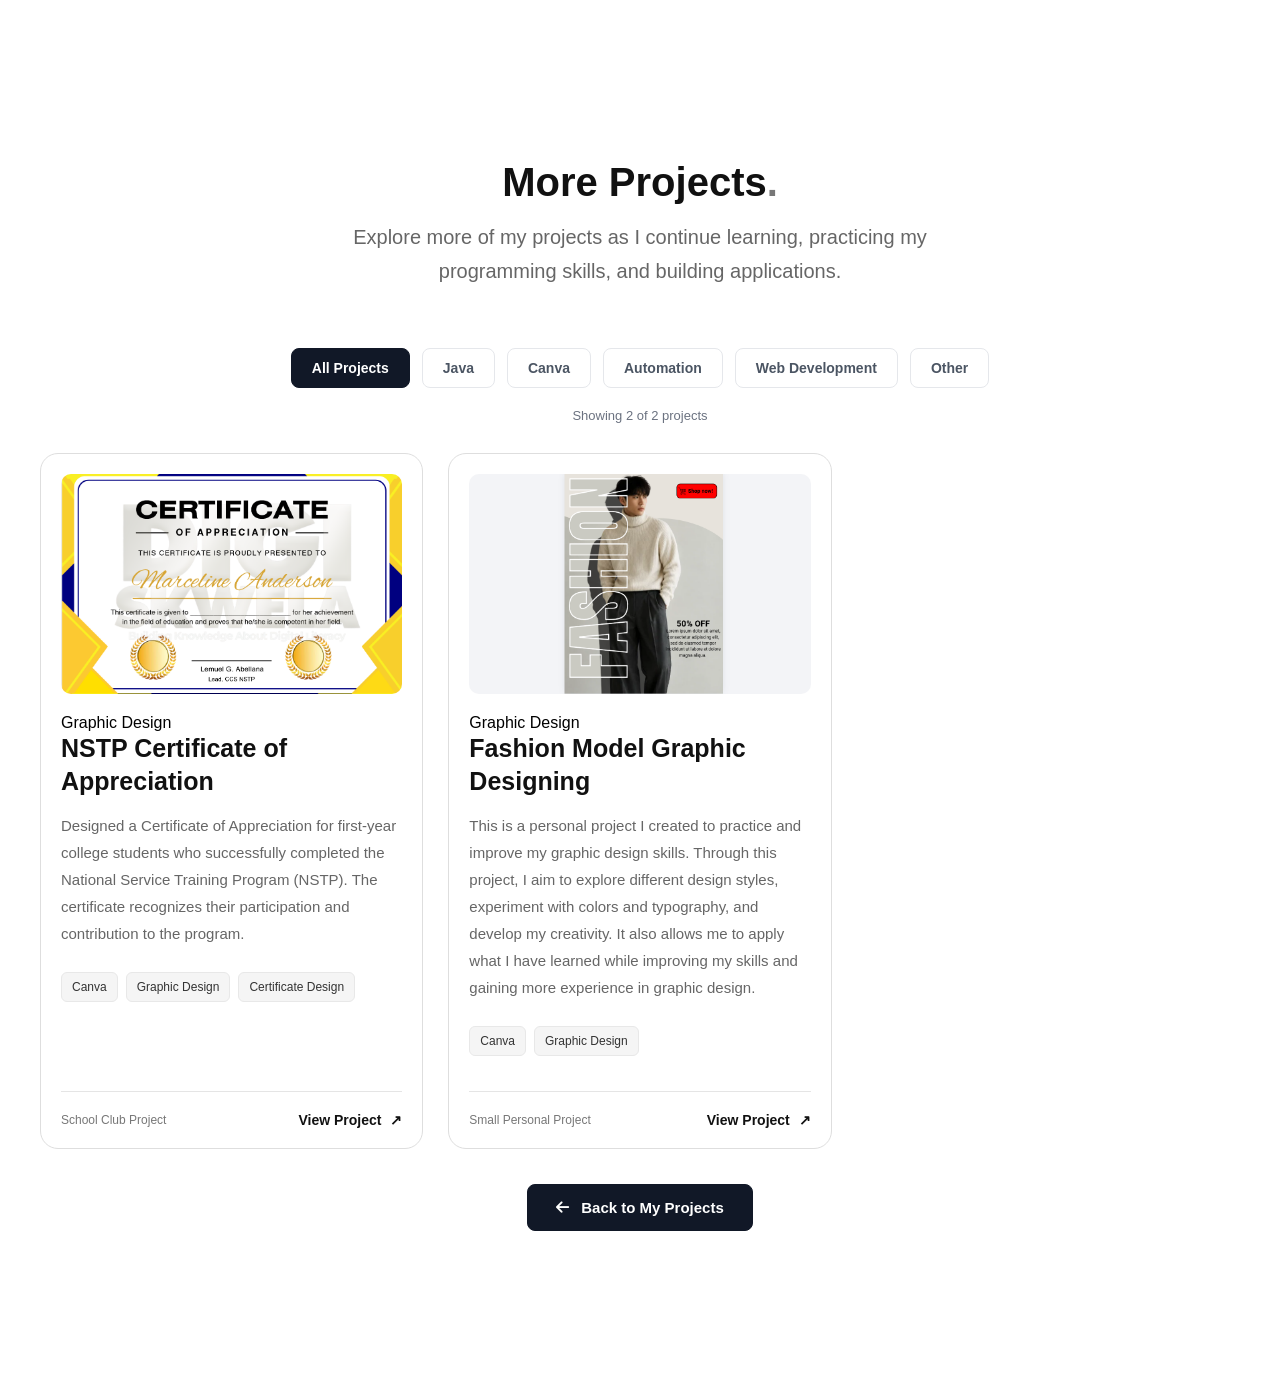
<file: more-projects.html>
<!DOCTYPE html>
<html lang="en">
<head>
    <meta charset="UTF-8">
    <meta name="viewport" content="width=device-width, initial-scale=1.0">

    <title>More Projects | My Portfolio</title>

    <link rel="stylesheet" href="style.css">

    <!-- Font Awesome -->
    <link
        rel="stylesheet"
        href="https://cdnjs.cloudflare.com/ajax/libs/font-awesome/6.7.2/css/all.min.css"
    >
</head>

<body>

    <!-- =========================
         More Projects Section
         ========================= -->

    <section class="projectsSection moreProjectsSection" id="moreProjectsID">

        <h2 class="projectsSectionTitle">
            More Projects<span>.</span>
        </h2>

        <p class="projectsSectionDescription">
            Explore more of my projects as I continue learning,
            practicing my programming skills, and building applications.
        </p>

        <!-- =========================
             Project Category Filters
             ========================= -->

        <div
            class="projectFilters"
            role="group"
            aria-label="Filter projects by category"
        >
            <button
                type="button"
                class="projectFilter active"
                data-filter="all"
                aria-pressed="true"
            >
                All Projects
            </button>

            <button
                type="button"
                class="projectFilter"
                data-filter="java"
                aria-pressed="false"
            >
                Java
            </button>

            <button
                type="button"
                class="projectFilter"
                data-filter="canva"
                aria-pressed="false"
            >
                Canva
            </button>

            <button
                type="button"
                class="projectFilter"
                data-filter="automation"
                aria-pressed="false"
            >
                Automation
            </button>

            <button
                type="button"
                class="projectFilter"
                data-filter="web"
                aria-pressed="false"
            >
                Web Development
            </button>

            <button
                type="button"
                class="projectFilter"
                data-filter="other"
                aria-pressed="false"
            >
                Other
            </button>
        </div>

        <!-- Number of displayed projects -->
        <p
            class="projectFilterCount"
            aria-live="polite"
        ></p>

        <!-- =========================
             Projects Grid
             ========================= -->

        <div class="projectsGrid">

            <!-- Project: NSTP Certificate of Appreciation -->
            <article class="projectCard" data-category="canva">

                <div class="projectCardTop">

                    <img
                        src="Certificate of Appreciation Project.png"
                        alt="NSTP Certificate of Appreciation design"
                        class="projectPreview"
                    >

                    <video
                        class="projectPreviewVideo"
                        muted
                        playsinline
                        preload="metadata"
                    >
                        <source
                            src="Certificate of Appreciation Project Vid.mp4"
                            type="video/mp4"
                        >
                    </video>

                </div>

                <div class="projectContent">

                    <span class="projectCategory">
                        Graphic Design
                    </span>

                    <h3 class="projectTitle">
                        NSTP Certificate of Appreciation
                    </h3>

                    <p class="projectDescription">
                        Designed a Certificate of Appreciation for first-year
                        college students who successfully completed the National
                        Service Training Program (NSTP). The certificate recognizes
                        their participation and contribution to the program.
                    </p>

                    <div class="projectTags">
                        <span>Canva</span>
                        <span>Graphic Design</span>
                        <span>Certificate Design</span>
                    </div>

                </div>

                <div class="projectCardBottom">

                    <span class="projectType">
                        School Club Project
                    </span>

                    <a
                        href="https://canva.link/uezebgbe8e6aqio"
                        class="projectLink"
                        target="_blank"
                        rel="noopener noreferrer"
                    >
                        View Project <span>↗</span>
                    </a>

                </div>

            </article>


            <!-- Project: Fashion Branding -->
            <article class="projectCard" data-category="canva">

                <div class="projectCardTop">

                    <img
                        src="FashionBrandingPic.png"
                        alt="Fashion model graphic design preview"
                        class="projectPreview"
                    >

                    <video
                        class="projectPreviewVideo"
                        muted
                        playsinline
                        preload="metadata"
                    >
                        <source
                            src="FashionBrandingVid.mp4"
                            type="video/mp4"
                        >
                    </video>

                </div>

                <div class="projectContent">

                    <span class="projectCategory">
                        Graphic Design
                    </span>

                    <h3 class="projectTitle">
                        Fashion Model Graphic Designing
                    </h3>

                    <p class="projectDescription">
                        This is a personal project I created to practice and
                        improve my graphic design skills. Through this project,
                        I aim to explore different design styles, experiment with
                        colors and typography, and develop my creativity. It also
                        allows me to apply what I have learned while improving
                        my skills and gaining more experience in graphic design.
                    </p>

                    <div class="projectTags">
                        <span>Canva</span>
                        <span>Graphic Design</span>
                    </div>

                </div>

                <div class="projectCardBottom">

                    <span class="projectType">
                        Small Personal Project
                    </span>

                    <a
                        href="https://canva.link/4g4h7a8ex7jqb8e"
                        class="projectLink"
                        target="_blank"
                        rel="noopener noreferrer"
                    >
                        View Project <span>↗</span>
                    </a>

                </div>

            </article>

            <!--
                ADD MORE PROJECTS BELOW.

                Java:
                <article class="projectCard" data-category="java">

                Automation:
                <article class="projectCard" data-category="automation">

                Web Development:
                <article class="projectCard" data-category="web">

                Other:
                <article class="projectCard" data-category="other">

                Remember to close each article with:
                </article>
            -->

        </div>

        <!-- =========================
             Back to Main Projects
             ========================= -->

        <div class="projectsMore">

            <a
                href="index.html#projectsID"
                class="projectsMoreButton"
            >
                <i class="fa-solid fa-arrow-left"></i>
                Back to My Projects
            </a>

        </div>

    </section>


    <!-- =========================
         Project Filtering Script
         ========================= -->

    <script>
        document.addEventListener("DOMContentLoaded", () => {

            const filterButtons = document.querySelectorAll(
                ".projectFilter"
            );

            const projectCards = document.querySelectorAll(
                ".projectsGrid .projectCard"
            );

            const projectCount = document.querySelector(
                ".projectFilterCount"
            );

            if (!filterButtons.length || !projectCards.length) {
                return;
            }

            function filterProjects(category) {

                let visibleCount = 0;

                projectCards.forEach((card) => {

                    const projectCategory =
                        card.dataset.category || "other";

                    const shouldShow =
                        category === "all" ||
                        projectCategory === category;

                    card.classList.toggle(
                        "filter-hidden",
                        !shouldShow
                    );

                    if (shouldShow) {
                        visibleCount++;
                    }

                    // Stop videos when their cards are hidden.
                    if (!shouldShow) {
                        const video = card.querySelector(
                            ".projectPreviewVideo"
                        );

                        if (video) {
                            video.pause();
                            video.currentTime = 0;
                        }
                    }

                });

                // Update project count.
                if (projectCount) {
                    projectCount.textContent =
                        `Showing ${visibleCount} of ${projectCards.length} projects`;
                }

                // Update active filter button.
                filterButtons.forEach((button) => {

                    const isActive =
                        button.dataset.filter === category;

                    button.classList.toggle(
                        "active",
                        isActive
                    );

                    button.setAttribute(
                        "aria-pressed",
                        String(isActive)
                    );

                });

            }

            // Listen for filter button clicks.
            filterButtons.forEach((button) => {

                button.addEventListener("click", () => {

                    filterProjects(button.dataset.filter);

                });

            });

            // Show all projects initially.
            filterProjects("all");

        });
    </script>

</body>
</html>
</file>
<file: style.css>
/* =========================
    Variables
    ========================= */

    :root {
        --main-font-size: 40px;
        --secondary-font-size: 20px;
    }


    /* =========================
    Global
    ========================= */

    * {
        box-sizing: border-box;
    }

    html {
        scroll-behavior: smooth;
    }

    body {
        margin: 0;
        min-height: 100vh;
        font-family: Arial, sans-serif;
        overflow-x: hidden;
    }


    /* =========================
    Navigation Bar
    ========================= */

/* =========================
   Navigation Bar
   ========================= */

.navbar {
    position: sticky;
    top: 0;
    z-index: 999;

    display: flex;
    align-items: center;
    justify-content: center;

    width: 100%;
    height: 78px;

    background: rgba(255, 255, 255, 0.92);
    border-bottom: 1px solid #e5e7eb;

    backdrop-filter: blur(16px);
    -webkit-backdrop-filter: blur(16px);

    transition: background 0.3s ease;
}

.navbar-container {
    display: flex;
    align-items: center;
    justify-content: space-between;

    width: 100%;
    max-width: 1450px;
    height: 100%;

    margin: 0 auto;
    padding: 0 50px;
}

/* =========================
   Logo
   ========================= */

.navbar-logo {
    display: inline-flex;
    align-items: center;
    gap: 11px;

    color: #111827;
    font-size: 23px;
    font-weight: 800;
    letter-spacing: -0.7px;

    text-decoration: none;
    white-space: nowrap;
}

.navbar-logo-icon {
    display: flex;
    align-items: center;
    justify-content: center;

    width: 39px;
    height: 39px;

    border-radius: 11px;

    background: #111827;
    color: #ffffff;
    font-size: 17px;

    transition:
        transform 0.3s ease,
        background 0.3s ease;
}

.navbar-logo:hover .navbar-logo-icon {
    transform: rotate(-5deg);
    background: #374151;
}

.navbar-logo-dot {
    color: #64748b;
}

/* =========================
   Navigation Menu
   ========================= */

.navbar-menu {
    display: flex;
    align-items: center;
    gap: 8px;

    margin: 0;
    padding: 0;

    list-style: none;
}

.navbar-menu li {
    margin: 0;
    padding: 0;
}

.navbar-menu li a {
    position: relative;

    display: inline-flex;
    align-items: center;
    justify-content: center;

    padding: 11px 16px;

    border-radius: 8px;

    color: #6b7280;
    font-size: 14px;
    font-weight: 600;

    text-decoration: none;
    white-space: nowrap;

    transition:
        color 0.25s ease,
        background 0.25s ease;
}

.navbar-menu li a:hover {
    color: #111827;
    background: #f3f4f6;
}

/* Active link */

.navbar-menu li a.active {
    color: #111827;
    background: #f3f4f6;
}

/* Small indicator below active link */

.navbar-menu li a.active::after {
    content: "";

    position: absolute;
    bottom: 3px;
    left: 50%;

    width: 15px;
    height: 2px;

    border-radius: 10px;
    background: #111827;

    transform: translateX(-50%);
}

/* Contact link */

.navbar-menu li a.navbar-contact {
    gap: 9px;

    margin-left: 8px;
    padding: 12px 19px;

    border-radius: 9px;

    background: #111827;
    color: #ffffff;
}

.navbar-menu li a.navbar-contact:hover {
    background: #374151;
    color: #ffffff;
}

.navbar-menu li a.navbar-contact::after {
    display: none;
}

.navbar-contact i {
    font-size: 11px;
    transition: transform 0.25s ease;
}

.navbar-contact:hover i {
    transform: translate(2px, -2px);
}

/* =========================
   Hamburger Button
   ========================= */

.navbar-toggle {
    display: none;

    width: 44px;
    height: 44px;
    padding: 10px;

    border: 1px solid #e5e7eb;
    border-radius: 10px;

    background: #ffffff;
    cursor: pointer;

    z-index: 1001;
}

.bar {
    display: block;

    width: 21px;
    height: 2px;

    margin: 5px auto;

    border-radius: 5px;
    background: #111827;

    transition:
        transform 0.3s ease,
        opacity 0.2s ease;
}

/* Hamburger transforms into X */

.navbar-toggle.active .bar:nth-child(1) {
    transform: translateY(7px) rotate(45deg);
}

.navbar-toggle.active .bar:nth-child(2) {
    opacity: 0;
}

.navbar-toggle.active .bar:nth-child(3) {
    transform: translateY(-7px) rotate(-45deg);
}

/* =========================
   Tablet / Mobile Navbar
   ========================= */

@media (max-width: 1024px) {

    .navbar {
        height: 72px;
    }

    .navbar-container {
        padding: 0 30px;
    }

    .navbar-toggle {
        display: block;
    }

    .navbar-menu {
        position: fixed;
        top: 0;
        right: 0;

        display: flex;
        flex-direction: column;
        align-items: stretch;
        gap: 8px;

        width: min(320px, 85vw);
        height: 100vh;
        height: 100dvh;

        margin: 0;
        padding: 100px 25px 30px;

        background: #ffffff;
        border-left: 1px solid #e5e7eb;
        box-shadow: -15px 0 45px rgba(0, 0, 0, 0.08);

        overflow-y: auto;

        visibility: hidden;
        pointer-events: none;

        transform: translateX(100%);
        transition:
            transform 0.3s ease,
            visibility 0.3s ease;
    }

    .navbar-menu.active {
        visibility: visible;
        pointer-events: auto;
        transform: translateX(0);
    }

    .navbar-menu li a {
        display: flex;
        justify-content: flex-start;

        width: 100%;
        padding: 15px 17px;

        font-size: 15px;
    }

    .navbar-menu li a.active::after {
        top: 50%;
        bottom: auto;
        left: 5px;

        width: 3px;
        height: 20px;

        transform: translateY(-50%);
    }

    .navbar-menu li a.navbar-contact {
        justify-content: space-between;
        margin: 12px 0 0;
        padding: 15px 17px;
    }
}

/* =========================
   Phone Navbar
   ========================= */

@media (max-width: 480px) {

    .navbar {
        height: 66px;
    }

    .navbar-container {
        padding: 0 18px;
    }

    .navbar-logo {
        gap: 9px;
        font-size: 20px;
    }

    .navbar-logo-icon {
        width: 35px;
        height: 35px;
        font-size: 15px;
    }

    .navbar-toggle {
        width: 42px;
        height: 42px;
    }
}

/* Respect reduced-motion preferences */

@media (prefers-reduced-motion: reduce) {
    .navbar *,
    .navbar *::before,
    .navbar *::after {
        transition: none !important;
    }
}


/* =========================
   Home Page
   ========================= */

.homepage {
    position: relative;
    display: flex;
    align-items: center;
    justify-content: space-between;
    gap: 70px;

    width: 100%;
    max-width: 1450px;
    min-height: 650px;

    margin: 0 auto;
    padding: 100px 70px;
    overflow: hidden;
}

/* =========================
   Home Section 1
   ========================= */

.homepage-section1 {
    flex: 1;
    max-width: 720px;

    display: flex;
    flex-direction: column;
    align-items: flex-start;
}

.homepage-label {
    display: inline-flex;
    align-items: center;

    margin-bottom: 25px;
    padding: 10px 15px;

    border: 1px solid #e5e7eb;
    border-radius: 50px;

    background: #f8fafc;
    color: #4b5563;

    font-size: 11px;
    font-weight: 700;
    letter-spacing: 1.5px;
}

.homepage-header {
    margin: 0 0 25px;

    color: #111827;
    font-size: clamp(42px, 5vw, 68px);
    font-weight: 800;
    line-height: 1.12;
    letter-spacing: -2px;
}

.homepage-header span {
    color: #64748b;
}

.homepage-text {
    max-width: 600px;
    margin: 0;

    color: #6b7280;
    font-size: 18px;
    line-height: 1.9;
}

/* =========================
   Home Page Buttons
   ========================= */

.homepage-buttons {
    display: flex;
    flex-wrap: wrap;
    align-items: center;
    gap: 15px;

    margin-top: 35px;
}

.homepage-btn {
    display: inline-flex;
    justify-content: center;
    align-items: center;
    gap: 12px;

    min-height: 52px;
    padding: 0 24px;

    border: 1px solid #111827;
    border-radius: 8px;

    font-size: 14px;
    font-weight: 600;
    text-decoration: none;

    transition:
        background-color 0.25s ease,
        color 0.25s ease,
        transform 0.25s ease,
        box-shadow 0.25s ease;
}

.homepage-btn:hover {
    transform: translateY(-3px);
}

.homepage-btn-primary {
    background: #111827;
    color: #ffffff;
}

.homepage-btn-primary:hover {
    background: #374151;
    box-shadow: 0 8px 20px rgba(17, 24, 39, 0.15);
}

.homepage-btn-primary i {
    transition: transform 0.25s ease;
}

.homepage-btn-primary:hover i {
    transform: translateX(4px);
}

.homepage-btn-secondary {
    background: transparent;
    color: #111827;
}

.homepage-btn-secondary:hover {
    background: #f3f4f6;
}

/* =========================
   Home Page Note
   ========================= */

.homepage-note {
    display: flex;
    align-items: center;
    gap: 10px;

    margin-top: 35px;

    color: #6b7280;
    font-size: 13px;
}

.homepage-status {
    width: 9px;
    height: 9px;

    border-radius: 50%;
    background: #22c55e;

    box-shadow: 0 0 0 4px #dcfce7;
}

/* =========================
   Home Section 2
   ========================= */

.homepage-section2 {
    flex-shrink: 0;

    display: flex;
    justify-content: center;
    align-items: center;
}

/* =========================
   Profile Picture Frame
   ========================= */

.profile-picture-background {
    position: relative;

    display: flex;
    justify-content: center;
    align-items: center;

    width: 390px;
    height: 450px;
    padding: 12px;

    border: 1px solid #e5e7eb;
    border-radius: 48% 48% 24px 24px;

    background: linear-gradient(
        145deg,
        #f9fafb,
        #e5e7eb
    );

    box-shadow: 0 25px 60px rgba(0, 0, 0, 0.08);
}

/* Decorative circle behind the picture */

.profile-picture-decoration {
    position: absolute;
    top: 25px;
    right: -25px;

    width: 110px;
    height: 110px;

    border: 2px solid #d1d5db;
    border-radius: 50%;

    z-index: 0;
}

.profile-picture {
    position: relative;
    z-index: 1;

    display: block;

    width: 100%;
    height: 100%;

    object-fit: cover;
    object-position: center;

    border-radius: inherit;
    background: #ffffff;
}

/* Floating information card */

.profile-picture-tag {
    position: absolute;
    z-index: 2;
    left: -35px;
    bottom: 35px;

    display: flex;
    align-items: center;
    gap: 13px;

    padding: 16px 20px;

    border: 1px solid #e5e7eb;
    border-radius: 12px;

    background: #ffffff;
    box-shadow: 0 12px 35px rgba(0, 0, 0, 0.10);
}

.profile-picture-tag > i {
    display: flex;
    align-items: center;
    justify-content: center;

    width: 42px;
    height: 42px;

    border-radius: 10px;

    background: #f3f4f6;
    color: #111827;
    font-size: 19px;
}

.profile-picture-tag div {
    display: flex;
    flex-direction: column;
    gap: 5px;
}

.profile-picture-tag strong {
    color: #111827;
    font-size: 13px;
}

.profile-picture-tag span {
    color: #6b7280;
    font-size: 11px;
}

/* =========================
   Responsive Design
   ========================= */

@media (max-width: 1100px) {

    .homepage {
        gap: 45px;
        padding: 80px 40px;
    }

    .profile-picture-background {
        width: 320px;
        height: 380px;
    }

    .homepage-header {
        font-size: 48px;
    }

    .homepage-text {
        font-size: 16px;
    }
}

@media (max-width: 800px) {

    .homepage {
        flex-direction: column-reverse;
        justify-content: center;
        gap: 55px;

        min-height: auto;
        padding: 70px 30px 85px;
    }

    .homepage-section1 {
        align-items: center;
        width: 100%;
        max-width: 650px;
        text-align: center;
    }

    .homepage-label {
        font-size: 10px;
        letter-spacing: 1px;
    }

    .homepage-header {
        font-size: clamp(36px, 7vw, 50px);
        letter-spacing: -1px;
    }

    .homepage-text {
        font-size: 16px;
        line-height: 1.8;
    }

    .homepage-buttons {
        justify-content: center;
    }

    .homepage-note {
        justify-content: center;
    }

    .profile-picture-background {
        width: 280px;
        height: 330px;
    }

    .profile-picture-tag {
        left: -20px;
        bottom: 25px;
    }
}

@media (max-width: 480px) {

    .homepage {
        gap: 45px;
        padding: 50px 20px 70px;
    }

    .homepage-label {
        max-width: 100%;
        text-align: center;
        line-height: 1.6;
    }

    .homepage-header {
        font-size: 35px;
        line-height: 1.2;
    }

    .homepage-text {
        font-size: 15px;
    }

    .homepage-buttons {
        width: 100%;
        flex-direction: column;
    }

    .homepage-btn {
        width: 100%;
    }

    .profile-picture-background {
        width: 230px;
        height: 280px;
    }

    .profile-picture-decoration {
        width: 75px;
        height: 75px;
        right: -15px;
    }

    .profile-picture-tag {
        left: -15px;
        bottom: 20px;
        gap: 9px;
        padding: 12px;
    }

    .profile-picture-tag > i {
        width: 35px;
        height: 35px;
        font-size: 16px;
    }

    .profile-picture-tag strong {
        font-size: 11px;
    }

    .profile-picture-tag span {
        font-size: 10px;
    }
}


    /* =========================
    About Me
    ========================= */

.aboutMe {
    width: 100%;
    padding: 100px 40px;
    background: #f7f9fc;
}

.aboutMe-container {
    display: grid;
    grid-template-columns: 1fr 1fr;
    align-items: center;
    gap: 70px;

    width: 100%;
    max-width: 1250px;
    margin: 0 auto;
}

/* Left Side */

.aboutMe-left {
    max-width: 550px;
}

.aboutMe-label {
    display: inline-block;
    margin-bottom: 18px;

    font-size: 13px;
    font-weight: 700;
    letter-spacing: 3px;

    color: #64748b;
}

.aboutMe-header {
    margin: 0 0 20px;
    font-size: 48px;
    line-height: 1.2;
    color: #111827;
}

.aboutMe-header span {
    color: #64748b;
}

.aboutMe-line {
    width: 70px;
    height: 5px;

    margin-bottom: 30px;

    background: #111827;
    border-radius: 10px;
}

.aboutMe-intro {
    margin: 0 0 20px;

    font-size: 17px;
    line-height: 1.9;
    color: #5b6472;
}

/* Right Side */

.aboutMe-right {
    display: grid;
    grid-template-columns: repeat(2, minmax(0, 1fr));
    gap: 20px;
}

/* Highlight Cards */

.aboutMe-card {
    padding: 28px 24px;

    background: #ffffff;
    border: 1px solid #e5e7eb;
    border-radius: 16px;

    transition: transform 0.3s ease,
                box-shadow 0.3s ease,
                border-color 0.3s ease;
}

.aboutMe-card:hover {
    transform: translateY(-6px);
    border-color: #9ca3af;
    box-shadow: 0 15px 30px rgba(0, 0, 0, 0.06);
}

/* Icons */

.aboutMe-icon {
    display: flex;
    align-items: center;
    justify-content: center;

    width: 50px;
    height: 50px;

    margin-bottom: 22px;

    background: #f1f5f9;
    border-radius: 12px;

    color: #111827;
    font-size: 22px;
}

.aboutMe-card h3 {
    margin: 0 0 12px;

    font-size: 18px;
    line-height: 1.4;
    color: #111827;
}

.aboutMe-card p {
    margin: 0;

    font-size: 14px;
    line-height: 1.8;
    color: #6b7280;
}

/* =========================
   Tablet Responsive
   ========================= */

@media (max-width: 900px) {
    .aboutMe {
        padding: 80px 30px;
    }

    .aboutMe-container {
        grid-template-columns: 1fr;
        gap: 45px;
    }

    .aboutMe-left {
        max-width: 700px;
    }

    .aboutMe-header {
        font-size: 40px;
    }
}

/* =========================
   Mobile Responsive
   ========================= */

@media (max-width: 600px) {
    .aboutMe {
        padding: 60px 20px;
    }

    .aboutMe-container {
        gap: 35px;
    }

    .aboutMe-header {
        font-size: 32px;
    }

    .aboutMe-intro {
        font-size: 15px;
        line-height: 1.8;
    }

    .aboutMe-right {
        grid-template-columns: 1fr;
        gap: 15px;
    }

    .aboutMe-card {
        padding: 24px 20px;
    }

    .aboutMe-icon {
        width: 45px;
        height: 45px;
        margin-bottom: 16px;
        font-size: 20px;
    }
}


/* =========================
   Services Section
   ========================= */
/* =========================
   Services Section
   ========================= */

.services {
    width: 100%;
    padding: 100px 40px;
    background: #f7f9fc;
}

.services-container {
    width: 100%;
    max-width: 1250px;
    margin: 0 auto;
}

/* Heading */

.services-heading {
    max-width: 700px;
    margin: 0 auto 55px;
    text-align: center;
}

.services-label {
    display: inline-block;
    margin-bottom: 18px;
    color: #64748b;
    font-size: 12px;
    font-weight: 700;
    letter-spacing: 3px;
}

.services-title {
    margin: 0 0 20px;
    color: #111827;
    font-size: 46px;
    font-weight: 800;
    line-height: 1.2;
    letter-spacing: -1.5px;
}

.services-description {
    margin: 0 auto;
    color: #6b7280;
    font-size: 16px;
    line-height: 1.9;
}

/* Services Grid */

.services-grid {
    display: grid;
    grid-template-columns: repeat(3, minmax(0, 1fr));
    gap: 25px;
}

/* Service Card */

.service-card {
    display: flex;
    flex-direction: column;
    align-items: stretch;

    min-width: 0;
    height: auto;
    padding: 24px;

    background: #ffffff;
    border: 1px solid #e5e7eb;
    border-radius: 16px;

    text-align: center;

    transition:
        transform 0.3s ease,
        box-shadow 0.3s ease,
        border-color 0.3s ease;
}

.service-card:hover {
    transform: translateY(-6px);
    border-color: #cbd5e1;
    box-shadow: 0 18px 35px rgba(15, 23, 42, 0.08);
}

/* Service Image */

.service-image {
    position: relative;
    display: block;

    flex: 0 0 auto;
    width: 100%;
    height: 220px;

    margin: 0;
    overflow: hidden;
    border-radius: 10px;
}

.service-image img {
    display: block;

    width: 100%;
    height: 100%;
    max-width: 100%;

    object-fit: cover;
    object-position: center;

    transition: transform 0.35s ease;
}

.service-card:hover .service-image img {
    transform: scale(1.03);
}

/* Service Text */

.service-content {
    position: relative;
    display: block;

    flex: 0 0 auto;
    width: 100%;
    min-width: 0;

    margin-top: 24px;
    padding: 0;
}

.service-content h3 {
    margin: 0 0 12px;

    color: #111827;
    font-size: 19px;
    font-weight: 700;
    line-height: 1.4;

    overflow-wrap: break-word;
}

.service-content p {
    margin: 0;

    color: #6b7280;
    font-size: 14px;
    line-height: 1.8;

    overflow-wrap: break-word;
}

/* Tablet */

@media (max-width: 950px) {
    .services {
        padding: 70px 25px;
    }

    .services-grid {
        grid-template-columns: repeat(2, minmax(0, 1fr));
        gap: 20px;
    }

    .services-title {
        font-size: 40px;
    }

    .service-image {
        height: 190px;
    }
}

/* Mobile */

@media (max-width: 600px) {
    .services {
        padding: 55px 18px;
    }

    .services-heading {
        margin-bottom: 35px;
    }

    .services-title {
        font-size: 32px;
        line-height: 1.25;
        letter-spacing: -0.5px;
    }

    .services-description {
        font-size: 14px;
        line-height: 1.8;
    }

    .services-grid {
        grid-template-columns: minmax(0, 1fr);
        gap: 20px;
        align-items: start;
    }

    .service-card {
        display: flex;
        flex-direction: column;
        align-items: stretch;

        height: auto;
        min-height: 0;
        padding: 16px;

        overflow: hidden;
    }

    .service-image {
        position: relative;

        flex: 0 0 200px;
        width: 100%;
        height: 200px;
        min-height: 200px;

        margin: 0;
        overflow: hidden;
    }

    .service-image img {
        display: block;
        width: 100%;
        height: 100%;
        object-fit: cover;
    }

    .service-content {
        position: relative;

        flex: 0 0 auto;
        width: 100%;
        height: auto;
        min-height: 0;

        margin-top: 20px;
        padding: 0;
    }

    .service-content h3 {
        margin: 0 0 10px;
        font-size: 18px;
        line-height: 1.4;
    }

    .service-content p {
        margin: 0;
        font-size: 14px;
        line-height: 1.8;
    }
}
    /* =============================
    Tools Section
    ============================= */

    .toolsSection {
        display: flex;
        flex-direction: column;
        align-items: center;

        max-width: 1400px;
        width: 100%;

        margin: 100px auto;
        padding: 50px 30px;
    }

    .toolsTitle {
        margin: 0 0 15px;
        font-size: var(--main-font-size);
        text-align: center;
    }

    .toolsDescription {
        margin: 0 0 50px;
        max-width: 600px;

        font-size: var(--secondary-font-size);
        line-height: 1.6;
        color: #666;
        text-align: center;
    }

    /* Category Grid */

    .toolsGrid {
        display: grid;
        grid-template-columns: repeat(2, minmax(0, 1fr));

        width: 100%;
        gap: 25px;
    }

    /* Category Card */

    .toolCategory {
        padding: 30px;

        background: #fff;
        color: #111;

        border: 2px solid #e5e5e5;
        border-radius: 20px;

        box-shadow: 0 5px 15px rgba(0, 0, 0, 0.05);

        transition: 0.3s ease;
    }

    .toolCategory:hover {
        transform: translateY(-5px);
        border-color: #111;
        box-shadow: 0 12px 25px rgba(0, 0, 0, 0.1);
    }

    /* Category Heading */

    .toolCategoryTitle {
        margin: 0 0 30px;
        padding-bottom: 15px;

        font-size: 24px;

        border-bottom: 2px solid #eee;
    }

    /* Tools Inside Each Category */

    .toolItems {
        display: flex;
        flex-wrap: wrap;
        align-items: flex-start;

        gap: 30px;
    }

    /* Individual Tool */

    .toolItem {
        display: flex;
        flex-direction: column;
        align-items: center;

        width: 100px;
        text-align: center;
    }

    .toolItem img {
        width: 65px;
        height: 65px;

        object-fit: contain;

        transition: transform 0.3s ease;
    }

    .toolItem:hover img {
        transform: scale(1.12);
    }

    .toolItem p {
        margin: 12px 0 0;

        font-size: 15px;
        font-weight: 500;

        overflow-wrap: anywhere;
    }

    /* =============================
    Responsive Design
    ============================= */

    @media (max-width: 700px) {
        .toolsSection {
            margin: 50px auto;
            padding: 30px 20px;
        }

        .toolsTitle {
            font-size: 30px;
        }

        .toolsDescription {
            font-size: 16px;
            margin-bottom: 30px;
        }

        .toolsGrid {
            grid-template-columns: 1fr;
            gap: 20px;
        }

        .toolCategory {
            padding: 25px 20px;
        }

        .toolCategoryTitle {
            font-size: 21px;
        }

        .toolItems {
            gap: 25px 15px;
        }

        .toolItem {
            width: 85px;
        }

        .toolItem img {
            width: 55px;
            height: 55px;
        }

        .toolItem p {
            font-size: 14px;
        }
    }
    /* =============================
    Projects Section
    ============================= */

    .projectsSection {
        width: 100%;
        max-width: 1400px;
        margin: 100px auto;
        padding: 60px 40px;
    }

    .projectsSectionTitle {
        margin: 0 0 15px;
        font-size: var(--main-font-size);
        text-align: center;
        color: #111;
    }

    .projectsSectionTitle span {
        color: #777;
    }

    .projectsSectionDescription {
        max-width: 650px;
        margin: 0 auto 60px;
        color: #666;
        font-size: var(--secondary-font-size);
        line-height: 1.7;
        text-align: center;
    }

    /* Projects Grid */

    .projectsGrid {
        display: grid;
        grid-template-columns: repeat(3, minmax(0, 400px));
        justify-content: center;
        gap: 25px;
    }

    /* Project Card */

    .projectCard {
        display: flex;
        flex-direction: column;
        width: 100%;
        min-width: 0;
        min-height: 400px;
        padding: 20px;
        box-sizing: border-box;

        background: #fff;
        border: 1px solid #dedede;
        border-radius: 18px;
        overflow: hidden;

        transition: transform 0.3s ease,
                    border-color 0.3s ease,
                    box-shadow 0.3s ease;
    }

    .projectCard:hover {
        transform: translateY(-8px);
        border-color: #111;
        box-shadow: 0 15px 35px rgba(0, 0, 0, 0.08);
    }

    /* Card Header */
    .projectCardTop {
        position: relative;
    }

    .projectCardTop .projectPreview,
    .projectCardTop .projectPreviewVideo {
        display: block;
        width: 100%;
        height: 220px;
        object-fit: cover;
        object-position: center;
        border-radius: 10px;
    }

    .projectCardTop .projectPreviewVideo {
        display: none;
    }

    /* Show video when hovering over the project card */
    .projectCard:hover .projectPreview {
        display: none;
    }

    .projectCard:hover .projectPreviewVideo {
        display: block;
    }

    .projectCardTop img {
        display: block;
        width: 100%;
        max-width: 100%;
        height: 180px;

        object-position: center;
        margin: 0 auto;
    }
    

    .projectCategory {
        align-self: flex-start;
        
    }

    .projectNumber {
        font-size: 35px;
        font-weight: 700;
        color: #d0d0d0;
        transition: color 0.3s ease;
    }

    .projectCard:hover .projectNumber {
        color: #111;
    }

    /* Project Content */

    .projectContent {
        flex: 1;
        margin-top: 20px;
    }

    .projectTitle {
        margin: 0 0 15px;
        color: #111;
        font-size: 25px;
        line-height: 1.3;
    }

    .projectDescription {
        margin: 0 0 25px;
        color: #666;
        font-size: 15px;
        line-height: 1.8;
    }

    /* Technology Tags */

    .projectTags {
        display: flex;
        flex-wrap: wrap;
        gap: 8px;
        margin-bottom: 35px;
    }

    .projectTags span {
        padding: 7px 10px;
        color: #333;
        background: #f5f5f5;
        border: 1px solid #e8e8e8;
        border-radius: 6px;
        font-size: 12px;
    }

    /* Card Footer */

    .projectCardBottom {
        display: flex;
        align-items: center;
        justify-content: space-between;
        flex-wrap: wrap;
        gap: 15px;

        padding-top: 20px;
        border-top: 1px solid #e5e5e5;
    }

    .projectType {
        color: #777;
        font-size: 12px;
    }

    .projectLink {
        color: #111;
        font-size: 14px;
        font-weight: 700;
        text-decoration: none;
    }

    .projectLink span {
        display: inline-block;
        margin-left: 5px;
        transition: transform 0.3s ease;
    }

    .projectLink:hover span {
        transform: translate(3px, -3px);
    }

    /* =============================
    Tablet Responsive
    ============================= */

    @media (max-width: 1050px) {
        .projectsGrid {
            grid-template-columns: repeat(2, minmax(0, 300px));
            justify-content: center;
        }

        .projectsSection {
            padding: 50px 30px;
        }
    }

    /* =============================
    Mobile Responsive
    ============================= */

    @media (max-width: 700px) {
        .projectsSection {
            margin: 50px auto;
            padding: 30px 20px;
        }

        .projectsSectionTitle {
            font-size: 30px;
        }

        .projectsSectionDescription {
            margin-bottom: 35px;
            font-size: 16px;
        }

        .projectsGrid {
            grid-template-columns: minmax(0, 300px);
            justify-content: center;
            gap: 20px;
        }

        .projectCard {
            width: 100%;
            min-height: 360px;
            padding: 20px;
        }

        .projectCardTop {
            margin-bottom: 30px;
        }

        .projectCardTop img {
            width: 100%;
            max-width: 100%;
            height: 180px;
            object-fit: contain;
            object-position: center;
        }

        .projectTitle {
            font-size: 23px;
        }

        .projectDescription {
            font-size: 14px;
        }
    }

/* =============================
   View More Projects Button
   ============================= */

.projectsMore {
    display: flex;
    justify-content: center;
    align-items: center;
    width: 100%;
    margin-top: 35px;
}

.projectsMoreButton {
    display: inline-flex;
    align-items: center;
    justify-content: center;
    gap: 12px;

    padding: 14px 28px;

    background: #111827;
    color: #ffffff;

    border: 1px solid #111827;
    border-radius: 8px;

    font-size: 15px;
    font-weight: 600;
    text-decoration: none;

    transition: all 0.3s ease;
}

.projectsMoreButton:hover {
    background: #374151;
    transform: translateY(-3px);
    box-shadow: 0 8px 20px rgba(17, 24, 39, 0.15);
}

.projectsMoreButton i {
    transition: transform 0.3s ease;
}

.projectsMoreButton:hover i {
    transform: translateX(5px);
}


/* =============================
   Project Filter
   ============================= */

.projectFilters {
    display: flex;
    justify-content: center;
    align-items: center;
    flex-wrap: wrap;
    gap: 12px;
    margin: 0 auto 20px;
}

.projectFilter {
    padding: 11px 20px;
    border: 1px solid #e5e7eb;
    border-radius: 8px;
    background: #ffffff;
    color: #4b5563;
    font-size: 14px;
    font-weight: 600;
    cursor: pointer;

    transition:
        background 0.25s ease,
        color 0.25s ease,
        border-color 0.25s ease,
        transform 0.25s ease;
}

.projectFilter:hover {
    border-color: #111827;
    color: #111827;
    transform: translateY(-2px);
}

.projectFilter.active {
    background: #111827;
    border-color: #111827;
    color: #ffffff;
}

.projectFilter:focus-visible {
    outline: 3px solid #94a3b8;
    outline-offset: 3px;
}

.projectFilterCount {
    margin: 0 0 30px;
    text-align: center;
    color: #6b7280;
    font-size: 13px;
}

/* Project filtering animation */

.projectCard {
    transition:
        opacity 0.25s ease,
        transform 0.25s ease,
        border-color 0.3s ease,
        box-shadow 0.3s ease;
}

.projectCard.filter-hidden {
    display: none;
}

/* Mobile */

@media (max-width: 600px) {
    .projectFilters {
        gap: 8px;
        margin-bottom: 15px;
    }

    .projectFilter {
        padding: 10px 14px;
        font-size: 13px;
    }

    .projectFilterCount {
        margin-bottom: 25px;
    }
}




    /* =============================
    Experience Section
    ============================= */
    
/* EXPERIENCE SECTION */
.experience {
    width: 100%;
    padding: 100px 40px;
    background: #ffffff;
}

.experience-container {
    width: 100%;
    max-width: 1000px;
    margin: 0 auto;
}

/* Heading */
.experience-heading {
    max-width: 700px;
    margin: 0 auto 65px;
    text-align: center;
}

.experience-label {
    display: inline-block;
    margin-bottom: 18px;
    color: #64748b;
    font-size: 12px;
    font-weight: 700;
    letter-spacing: 3px;
}

.experience-title {
    margin: 0 0 20px;
    color: #111827;
    font-size: 46px;
    font-weight: 800;
    line-height: 1.2;
    letter-spacing: -1.5px;
}

.experience-description {
    margin: 0 auto;
    color: #6b7280;
    font-size: 16px;
    line-height: 1.9;
}

/* Timeline */
.experience-timeline {
    position: relative;
    display: flex;
    flex-direction: column;
    gap: 35px;
}

.experience-timeline::before {
    content: "";
    position: absolute;
    top: 35px;
    bottom: 35px;
    left: 27px;
    width: 2px;
    background: #e5e7eb;
}

.experience-item {
    position: relative;
    display: grid;
    grid-template-columns: 56px minmax(0, 1fr);
    gap: 22px;
    align-items: start;
}

/* Timeline Icon */
.experience-marker {
    position: relative;
    z-index: 1;
    display: flex;
    align-items: center;
    justify-content: center;
    width: 56px;
    height: 56px;
    color: #ffffff;
    background: #111827;
    border: 5px solid #ffffff;
    border-radius: 50%;
    box-shadow: 0 0 0 1px #e5e7eb;
}

.experience-marker i {
    font-size: 18px;
}

/* Experience Card */
.experience-card {
    min-width: 0;
    padding: 30px;
    background: #f8fafc;
    border: 1px solid #e5e7eb;
    border-radius: 16px;
    transition: transform 0.3s ease, box-shadow 0.3s ease;
}

.experience-card:hover {
    transform: translateY(-4px);
    box-shadow: 0 15px 35px rgba(15, 23, 42, 0.07);
}

.experience-top {
    display: flex;
    justify-content: space-between;
    align-items: flex-start;
    gap: 20px;
}

.experience-top h3 {
    margin: 0 0 8px;
    color: #111827;
    font-size: 21px;
    font-weight: 750;
    line-height: 1.4;
}

.experience-top h4 {
    margin: 0;
    color: #4b5563;
    font-size: 15px;
    font-weight: 600;
    line-height: 1.6;
}

.experience-date {
    flex-shrink: 0;
    padding: 8px 12px;
    color: #374151;
    background: #ffffff;
    border: 1px solid #e5e7eb;
    border-radius: 8px;
    font-size: 12px;
    font-weight: 600;
}

.experience-type {
    margin: 18px 0;
    color: #64748b;
    font-size: 13px;
    font-weight: 600;
}

.experience-card ul {
    display: flex;
    flex-direction: column;
    gap: 12px;
    margin: 0;
    padding-left: 20px;
    color: #4b5563;
    font-size: 14px;
    line-height: 1.8;
}

.experience-card li {
    padding-left: 4px;
}

.experience-card li::marker {
    color: #64748b;
}

/* Skills */
.experience-skills {
    display: flex;
    flex-wrap: wrap;
    gap: 8px;
    margin-top: 24px;
    padding-top: 20px;
    border-top: 1px solid #e5e7eb;
}

.experience-skills span {
    padding: 7px 11px;
    color: #475569;
    background: #ffffff;
    border: 1px solid #e2e8f0;
    border-radius: 6px;
    font-size: 12px;
    font-weight: 600;
}

/* Tablet */
@media (max-width: 768px) {
    .experience {
        padding: 80px 25px;
    }

    .experience-heading {
        margin-bottom: 45px;
    }

    .experience-title {
        font-size: 40px;
    }

    .experience-item {
        grid-template-columns: 46px minmax(0, 1fr);
        gap: 15px;
    }

    .experience-timeline::before {
        left: 22px;
    }

    .experience-marker {
        width: 46px;
        height: 46px;
    }

    .experience-marker i {
        font-size: 15px;
    }

    .experience-card {
        padding: 24px;
    }

    .experience-top {
        flex-direction: column;
        gap: 12px;
    }
}

/* Mobile */
@media (max-width: 480px) {
    .experience {
        padding: 65px 18px;
    }

    .experience-title {
        font-size: 34px;
    }

    .experience-description {
        font-size: 14px;
    }

    .experience-item {
        grid-template-columns: 36px minmax(0, 1fr);
        gap: 12px;
    }

    .experience-timeline::before {
        left: 17px;
    }

    .experience-marker {
        width: 36px;
        height: 36px;
        border-width: 3px;
    }

    .experience-marker i {
        font-size: 12px;
    }

    .experience-card {
        padding: 18px;
    }

    .experience-top h3 {
        font-size: 18px;
    }

    .experience-top h4 {
        font-size: 14px;
    }

    .experience-card ul {
        font-size: 13px;
    }

    .experience-date {
        font-size: 11px;
    }
}
.experience-note {
    margin: 18px 0 0;
    padding: 14px 16px;
    color: #64748b;
    background: #ffffff;
    border-left: 3px solid #94a3b8;
    border-radius: 4px;
    font-size: 13px;
    line-height: 1.8;
}

/* =========================
   Certificates Section
   ========================= */

.certificates {
    width: 100%;
    padding: 100px 40px;
    background: #ffffff;
}

.certificates-container {
    width: 100%;
    max-width: 1250px;
    margin: 0 auto;
}

.certificates-heading {
    max-width: 700px;
    margin: 0 auto 55px;
    text-align: center;
}

.certificates-label {
    display: inline-block;
    margin-bottom: 18px;
    color: #64748b;
    font-size: 12px;
    font-weight: 700;
    letter-spacing: 3px;
}

.certificates-title {
    margin: 0 0 20px;
    color: #111827;
    font-size: 46px;
    font-weight: 800;
    line-height: 1.2;
    letter-spacing: -1.5px;
}

.certificates-description {
    margin: 0 auto;
    color: #6b7280;
    font-size: 16px;
    line-height: 1.9;
}

.certificates-grid {
    display: grid;
    grid-template-columns: repeat(3, minmax(0, 1fr));
    gap: 25px;
    align-items: stretch;
}

.certificate-card {
    display: flex;
    flex-direction: column;
    min-width: 0;
    padding: 20px;
    overflow: hidden;
    background: #ffffff;
    border: 1px solid #e5e7eb;
    border-radius: 16px;
    transition:
        transform 0.3s ease,
        box-shadow 0.3s ease,
        border-color 0.3s ease;
}

.certificate-card:hover {
    transform: translateY(-6px);
    border-color: #cbd5e1;
    box-shadow: 0 18px 35px rgba(15, 23, 42, 0.08);
}

.certificate-image {
    position: relative;
    width: 100%;
    aspect-ratio: 4 / 3;
    overflow: hidden;
    background: #f1f5f9;
    border: 1px solid #e5e7eb;
    border-radius: 10px;
}

.certificate-image img {
    display: block;
    width: 100%;
    height: 100%;
    object-fit: contain;
    object-position: center;
    transition: transform 0.35s ease;
}

.certificate-card:hover .certificate-image img {
    transform: scale(1.03);
}

.certificate-content {
    display: flex;
    flex: 1;
    flex-direction: column;
    align-items: flex-start;
    padding-top: 22px;
}

.certificate-content h3 {
    margin: 0 0 10px;
    color: #111827;
    font-size: 19px;
    font-weight: 700;
    line-height: 1.5;
    overflow-wrap: anywhere;
}

.certificate-content p {
    margin: 0 0 20px;
    color: #6b7280;
    font-size: 14px;
    line-height: 1.7;
}

.certificate-button {
    display: inline-flex;
    align-items: center;
    justify-content: center;
    gap: 8px;
    margin-top: auto;
    padding: 11px 18px;
    color: #ffffff;
    background: #111827;
    border: 1px solid #111827;
    border-radius: 8px;
    font-size: 13px;
    font-weight: 600;
    text-decoration: none;
    transition:
        background 0.3s ease,
        color 0.3s ease,
        border-color 0.3s ease;
}

.certificate-button:hover {
    color: #111827;
    background: #ffffff;
}

/* Tablet */
@media (max-width: 950px) {
    .certificates {
        padding: 70px 25px;
    }

    .certificates-grid {
        grid-template-columns: repeat(2, minmax(0, 1fr));
        gap: 20px;
    }

    .certificates-title {
        font-size: 40px;
    }
}

/* Mobile */
@media (max-width: 600px) {
    .certificates {
        padding: 55px 18px;
    }

    .certificates-heading {
        margin-bottom: 35px;
    }

    .certificates-title {
        font-size: 32px;
        letter-spacing: -1px;
    }

    .certificates-description {
        font-size: 14px;
    }

    .certificates-grid {
        grid-template-columns: minmax(0, 1fr);
        gap: 20px;
    }

    .certificate-card {
        width: 100%;
        padding: 16px;
    }

    .certificate-content {
        padding-top: 18px;
    }

    .certificate-content h3 {
        font-size: 18px;
    }
}

    
/* ==============================
   CONTACT SECTION
============================== */

.contact {
    width: 100%;
    padding: 100px 40px 30px;
    background: #f7f9fc;
}

.contact-container {
    width: 100%;
    max-width: 1150px;
    margin: 0 auto;
}

/* Section Heading */
.contact-heading {
    max-width: 700px;
    margin: 0 auto 60px;
    text-align: center;
}

.contact-label {
    display: inline-block;
    margin-bottom: 18px;
    color: #64748b;
    font-size: 12px;
    font-weight: 700;
    letter-spacing: 3px;
}

.contact-title {
    margin: 0 0 20px;
    color: #111827;
    font-size: 46px;
    font-weight: 800;
    line-height: 1.2;
    letter-spacing: -1.5px;
}

.contact-description {
    margin: 0 auto;
    color: #6b7280;
    font-size: 16px;
    line-height: 1.9;
}

/* Main Layout */
.contact-content {
    display: grid;
    grid-template-columns: 0.85fr 1.15fr;
    gap: 35px;
    align-items: start;
}

/* Contact Information */
.contact-info {
    min-width: 0;
    padding: 32px 0;
}

.contact-info h3,
.contact-form-wrapper h3 {
    margin: 0 0 14px;
    color: #111827;
    font-size: 24px;
    font-weight: 750;
}

.contact-info-description,
.contact-form-description {
    margin: 0 0 28px;
    color: #6b7280;
    font-size: 14px;
    line-height: 1.9;
}

/* Contact Detail Cards */
.contact-info-item {
    display: flex;
    align-items: center;
    gap: 15px;
    min-width: 0;
    margin-bottom: 18px;
    padding: 16px;
    color: inherit;
    text-decoration: none;
    background: #ffffff;
    border: 1px solid #e5e7eb;
    border-radius: 12px;
    transition:
        border-color 0.3s ease,
        transform 0.3s ease,
        box-shadow 0.3s ease;
}

.contact-info-item:hover {
    transform: translateY(-3px);
    border-color: #cbd5e1;
    box-shadow: 0 10px 25px rgba(15, 23, 42, 0.05);
}

.contact-icon {
    display: flex;
    align-items: center;
    justify-content: center;
    flex-shrink: 0;
    width: 46px;
    height: 46px;
    color: #111827;
    background: #f1f5f9;
    border-radius: 10px;
    font-size: 18px;
}

.contact-info-text {
    flex: 1;
    min-width: 0;
}

.contact-info-text span {
    display: block;
    margin-bottom: 5px;
    color: #64748b;
    font-size: 12px;
    font-weight: 600;
}

.contact-info-text p {
    margin: 0;
    overflow-wrap: anywhere;
    color: #111827;
    font-size: 13px;
    font-weight: 600;
    line-height: 1.6;
}

.contact-arrow {
    flex-shrink: 0;
    color: #94a3b8;
    font-size: 13px;
}

/* Social Links */
.contact-socials {
    margin-top: 32px;
}

.contact-socials-title {
    display: block;
    margin-bottom: 15px;
    color: #374151;
    font-size: 14px;
    font-weight: 700;
}

.contact-social-links {
    display: flex;
    flex-wrap: wrap;
    gap: 12px;
}

.contact-social-links a {
    display: flex;
    align-items: center;
    justify-content: center;
    width: 44px;
    height: 44px;
    color: #111827;
    background: #ffffff;
    border: 1px solid #e5e7eb;
    border-radius: 10px;
    font-size: 18px;
    text-decoration: none;
    transition:
        color 0.3s ease,
        background 0.3s ease,
        transform 0.3s ease;
}

.contact-social-links a:hover {
    color: #ffffff;
    background: #111827;
    transform: translateY(-3px);
}

/* Contact Form Container */
.contact-form-wrapper {
    min-width: 0;
    padding: 35px;
    background: #ffffff;
    border: 1px solid #e5e7eb;
    border-radius: 18px;
    box-shadow: 0 15px 40px rgba(15, 23, 42, 0.04);
}

.contact-form-description {
    margin-bottom: 28px;
}

/* Form Layout */
.contact-form {
    display: flex;
    flex-direction: column;
    gap: 20px;
}

.contact-form-row {
    display: grid;
    grid-template-columns: repeat(2, minmax(0, 1fr));
    gap: 18px;
}

.contact-form-group {
    display: flex;
    flex-direction: column;
    gap: 9px;
    min-width: 0;
}

.contact-form-group label {
    color: #374151;
    font-size: 13px;
    font-weight: 650;
}

.contact-form-group input,
.contact-form-group textarea {
    width: 100%;
    box-sizing: border-box;
    padding: 14px 15px;
    color: #111827;
    background: #f8fafc;
    border: 1px solid #e5e7eb;
    border-radius: 9px;
    outline: none;
    font-family: inherit;
    font-size: 14px;
    transition:
        border-color 0.3s ease,
        box-shadow 0.3s ease,
        background 0.3s ease;
}

.contact-form-group input {
    min-height: 48px;
}

.contact-form-group textarea {
    min-height: 150px;
    resize: vertical;
}

.contact-form-group input::placeholder,
.contact-form-group textarea::placeholder {
    color: #9ca3af;
}

.contact-form-group input:focus,
.contact-form-group textarea:focus {
    background: #ffffff;
    border-color: #64748b;
    box-shadow: 0 0 0 3px rgba(100, 116, 139, 0.12);
}

/* Submit Button */
.contact-submit {
    display: flex;
    align-items: center;
    justify-content: center;
    gap: 12px;
    width: 100%;
    min-height: 52px;
    padding: 14px 20px;
    color: #ffffff;
    background: #111827;
    border: 1px solid #111827;
    border-radius: 9px;
    font-family: inherit;
    font-size: 14px;
    font-weight: 650;
    cursor: pointer;
    transition:
        background 0.3s ease,
        transform 0.3s ease;
}

.contact-submit:hover {
    background: #374151;
    transform: translateY(-2px);
}

.contact-submit:focus-visible,
.contact-social-links a:focus-visible,
.contact-info-item:focus-visible {
    outline: 3px solid #94a3b8;
    outline-offset: 3px;
}

.contact-form-status {
    margin: 0;
    color: #475569;
    font-size: 13px;
    line-height: 1.7;
    overflow-wrap: anywhere;
}

/* Footer */
.contact-footer {
    display: flex;
    align-items: center;
    justify-content: space-between;
    gap: 20px;
    margin-top: 80px;
    padding: 25px 0 10px;
    border-top: 1px solid #e5e7eb;
}

.contact-footer-logo {
    color: #111827;
    font-size: 20px;
    font-weight: 800;
    text-decoration: none;
}

.contact-footer-logo span {
    color: #64748b;
}

.contact-footer p {
    margin: 0;
    color: #6b7280;
    font-size: 12px;
    text-align: center;
}

.contact-back-top {
    display: inline-flex;
    align-items: center;
    gap: 8px;
    color: #374151;
    font-size: 12px;
    font-weight: 650;
    text-decoration: none;
}

.contact-back-top:hover {
    color: #111827;
}

/* Tablet */
@media (max-width: 850px) {
    .contact {
        padding: 80px 30px 25px;
    }

    .contact-content {
        grid-template-columns: 1fr;
        gap: 25px;
    }

    .contact-info {
        padding: 0;
    }

    .contact-form-wrapper {
        padding: 30px;
    }

    .contact-footer {
        margin-top: 60px;
    }
}

/* Mobile */
@media (max-width: 550px) {
    .contact {
        padding: 65px 18px 20px;
    }

    .contact-heading {
        margin-bottom: 40px;
    }

    .contact-title {
        font-size: 34px;
    }

    .contact-description {
        font-size: 14px;
    }

    .contact-info h3,
    .contact-form-wrapper h3 {
        font-size: 21px;
    }

    .contact-form-wrapper {
        padding: 22px 18px;
        border-radius: 14px;
    }

    .contact-form-row {
        grid-template-columns: 1fr;
        gap: 20px;
    }

    .contact-info-item {
        gap: 12px;
        padding: 13px;
    }

    .contact-icon {
        width: 42px;
        height: 42px;
        font-size: 16px;
    }

    .contact-footer {
        flex-direction: column;
        gap: 15px;
        margin-top: 45px;
        padding-top: 25px;
    }

    .contact-footer p {
        line-height: 1.8;
    }
}


/* =========================
   Mobile Horizontal Overflow Fix
   ========================= */

html,
body {
    width: 100%;
    max-width: 100%;
    overflow-x: clip;
}

*,
*::before,
*::after {
    box-sizing: border-box;
}

img,
video,
iframe {
    max-width: 100%;
}

img,
video {
    height: auto;
}


/* =========================
   Fix Mobile Horizontal Scrolling
   ========================= */

@media (max-width: 600px) {

    html,
    body {
        width: 100%;
        max-width: 100%;
        overflow-x: clip;
    }

    /* Keep sections within the screen */
    section,
    .homepage,
    .servicesSection,
    .toolsSection,
    .projectsSection,
    .experienceSection,
    .contactSection {
        max-width: 100%;
        min-width: 0;
    }

    /* Fix grids with fixed 450px columns */
    .toolsGrid,
    .projectsGrid {
        grid-template-columns: minmax(0, 1fr);
        width: 100%;
        max-width: 100%;
        min-width: 0;
        padding-left: 16px;
        padding-right: 16px;
    }

    /* Prevent project cards from exceeding the screen */
    .projectCategoryCard {
        width: 100%;
        max-width: 450px;
        min-width: 0;
    }

    .projectsList {
        grid-template-columns: repeat(3, minmax(0, 1fr));
        width: 100%;
        min-width: 0;
    }

    /* Fix fixed-width project preview content */
    .categoryText {
        width: 90%;
        max-width: 100%;
        overflow-wrap: anywhere;
    }

    .categoryImage {
        max-width: 85%;
        height: auto;
    }

    /* Keep images and videos responsive */
    img,
    video,
    iframe {
        max-width: 100%;
    }

    /* Prevent long text from pushing the layout wider */
    h1,
    h2,
    h3,
    p,
    a {
        overflow-wrap: break-word;
    }
}
</file>
